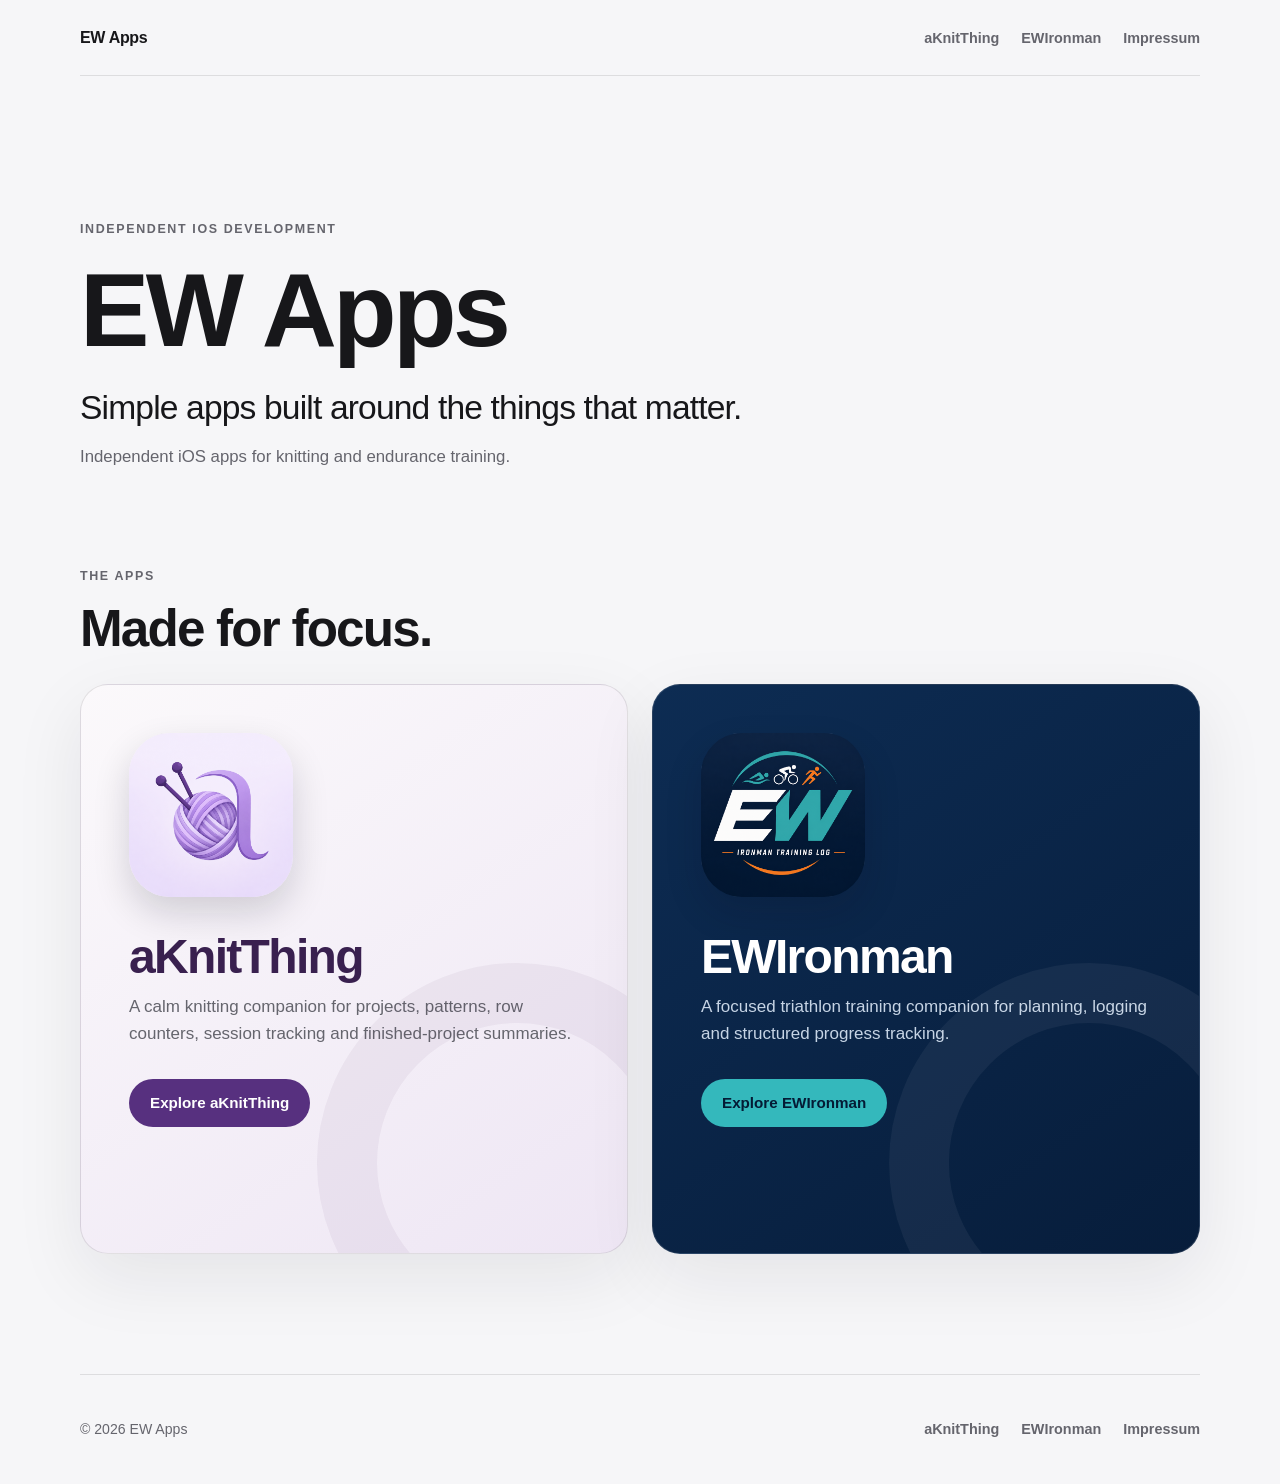
<file: index.html>
<!doctype html>
<html lang="en">
<head>
  <meta charset="utf-8">
  <meta name="viewport" content="width=device-width, initial-scale=1">
  <meta name="description" content="Independent iOS apps for knitting and endurance training.">
  <title>EW Apps</title>
  <link rel="stylesheet" href="styles.css">
</head>
<body>
  <header class="site-header">
    <a class="brand" href="index.html" aria-current="page">EW Apps</a>
    <nav class="site-nav" aria-label="Main navigation">
      <ul>
        <li><a href="aknitthing/index.html">aKnitThing</a></li>
        <li><a href="ewironman/index.html">EWIronman</a></li>
        <li><a class="optional-link" href="impressum.html">Impressum</a></li>
      </ul>
    </nav>
  </header>

  <main>
    <section class="home-hero" aria-labelledby="page-title">
      <p class="eyebrow">Independent iOS development</p>
      <h1 id="page-title">EW Apps</h1>
      <p class="lead">Simple apps built around the things that matter.</p>
      <p class="supporting">Independent iOS apps for knitting and endurance training.</p>
    </section>

    <section class="apps-section" aria-labelledby="apps-heading">
      <div class="section-heading">
        <p class="eyebrow">The apps</p>
        <h2 id="apps-heading">Made for focus.</h2>
      </div>
      <div class="app-grid">
        <article class="app-card knit">
          <img class="app-logo" src="assets/images/aknitthing-logo.png" alt="aKnitThing logo" width="1254" height="1254">
          <h3>aKnitThing</h3>
          <p>A calm knitting companion for projects, patterns, row counters, session tracking and finished-project summaries.</p>
          <a class="button" href="aknitthing/index.html">Explore aKnitThing</a>
        </article>

        <article class="app-card iron">
          <img class="app-logo" src="assets/images/ewironman-logo.png" alt="EWIronman logo" width="1254" height="1254">
          <h3>EWIronman</h3>
          <p>A focused triathlon training companion for planning, logging and structured progress tracking.</p>
          <a class="button" href="ewironman/index.html">Explore EWIronman</a>
        </article>
      </div>
    </section>
  </main>

  <footer class="site-footer">
    <p>© 2026 EW Apps</p>
    <nav aria-label="Footer navigation">
      <ul class="footer-nav">
        <li><a href="aknitthing/index.html">aKnitThing</a></li>
        <li><a href="ewironman/index.html">EWIronman</a></li>
        <li><a href="impressum.html">Impressum</a></li>
      </ul>
    </nav>
  </footer>
</body>
</html>
</file>
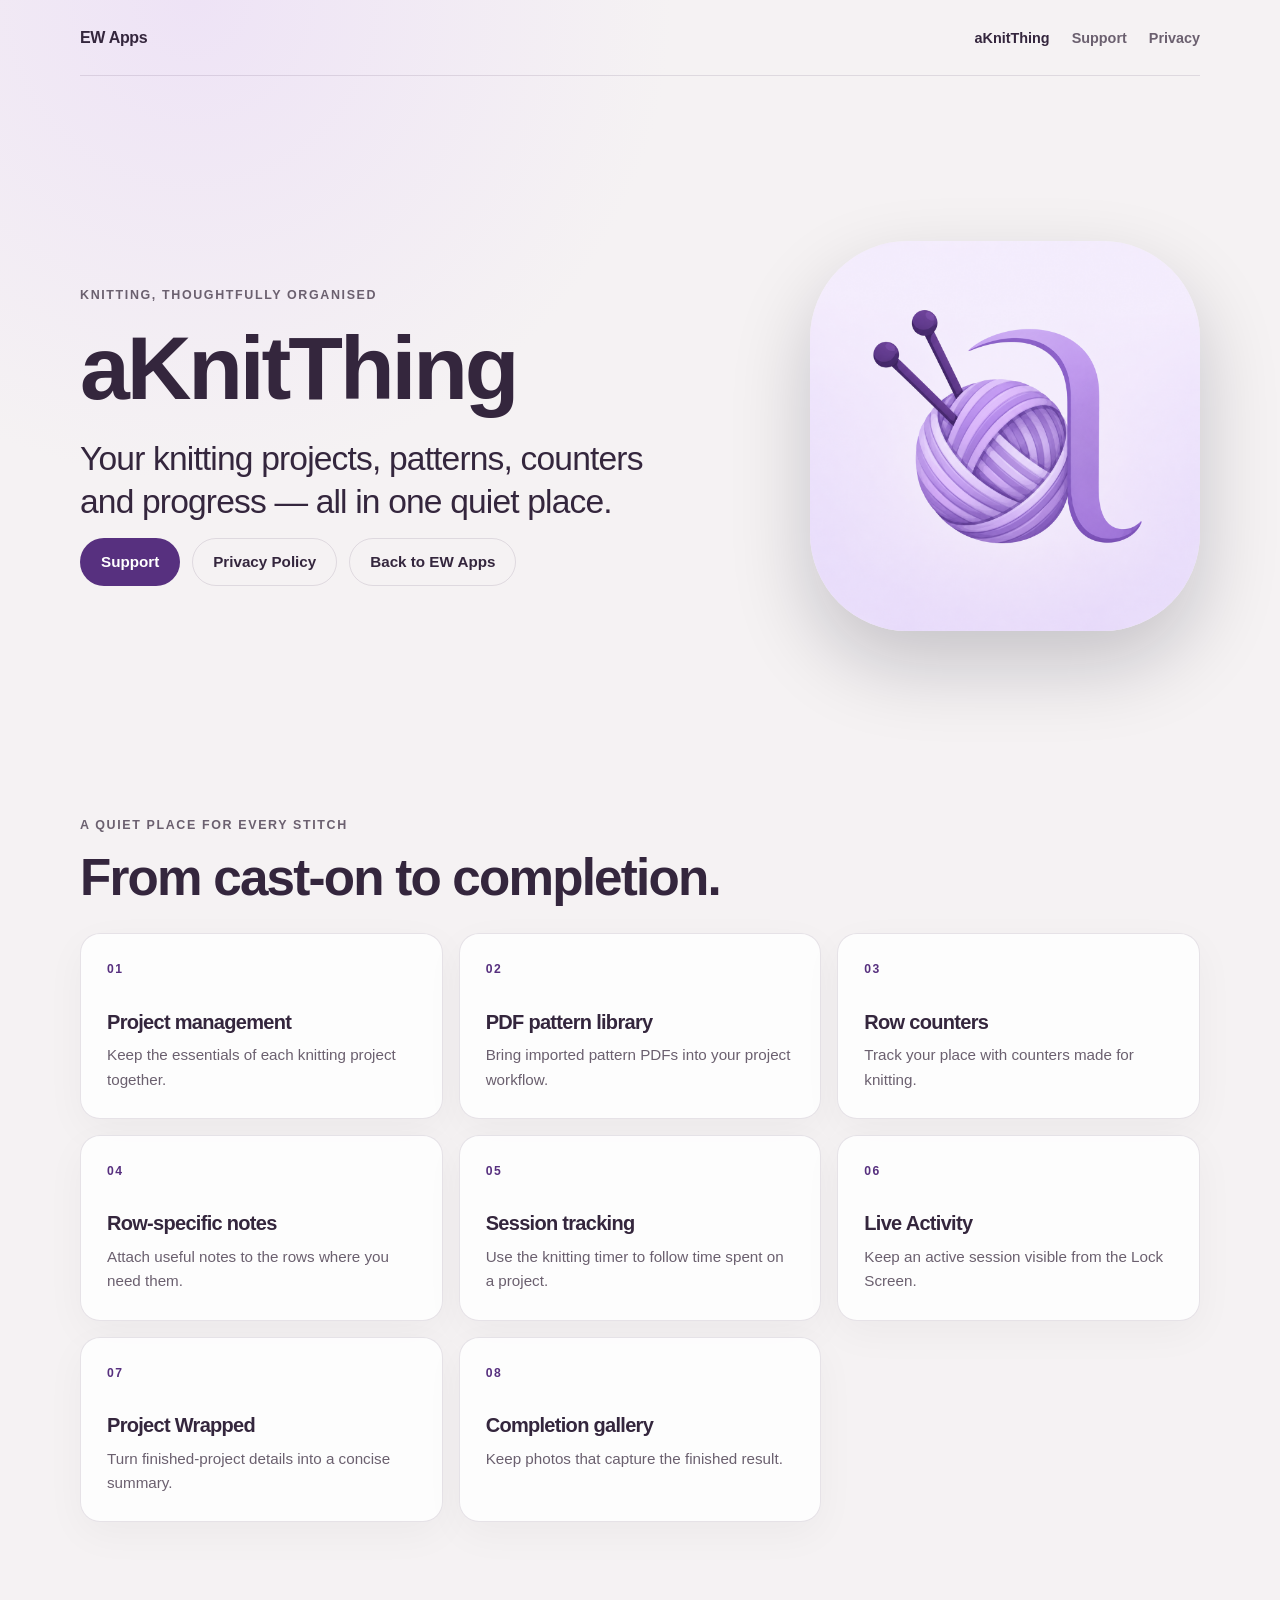
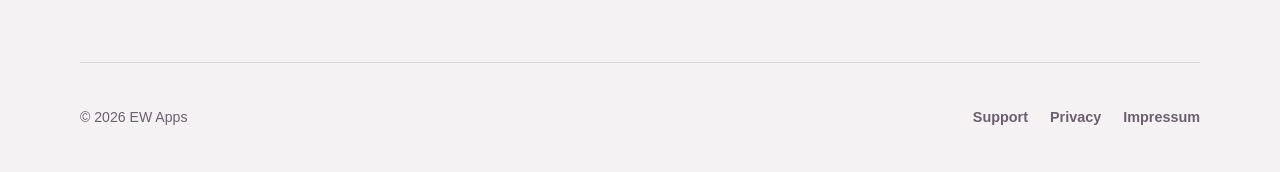
<file: aknitthing/index.html>
<!doctype html>
<html lang="en">
<head>
  <meta charset="utf-8">
  <meta name="viewport" content="width=device-width, initial-scale=1">
  <meta name="description" content="aKnitThing is a calm knitting companion for projects, patterns, counters and progress.">
  <title>aKnitThing — EW Apps</title>
  <link rel="stylesheet" href="../styles.css">
</head>
<body class="knit-page">
  <header class="site-header">
    <a class="brand" href="../index.html">EW Apps</a>
    <nav class="site-nav" aria-label="aKnitThing navigation">
      <ul>
        <li><a href="index.html" aria-current="page">aKnitThing</a></li>
        <li><a href="support.html">Support</a></li>
        <li><a class="optional-link" href="privacy.html">Privacy</a></li>
      </ul>
    </nav>
  </header>

  <main>
    <section class="product-hero" aria-labelledby="page-title">
      <div>
        <p class="eyebrow">Knitting, thoughtfully organised</p>
        <h1 id="page-title">aKnitThing</h1>
        <p class="lead">Your knitting projects, patterns, counters and progress — all in one quiet place.</p>
        <div class="button-row">
          <a class="button" href="support.html">Support</a>
          <a class="button secondary" href="privacy.html">Privacy Policy</a>
          <a class="button secondary" href="../index.html">Back to EW Apps</a>
        </div>
      </div>
      <img class="product-mark" src="../assets/images/aknitthing-logo.png" alt="aKnitThing logo" width="1254" height="1254">
    </section>

    <section class="features" aria-labelledby="features-heading">
      <div class="section-heading">
        <p class="eyebrow">A quiet place for every stitch</p>
        <h2 id="features-heading">From cast-on to completion.</h2>
      </div>
      <ul class="feature-grid">
        <li class="feature-card"><span class="feature-number">01</span><h3>Project management</h3><p>Keep the essentials of each knitting project together.</p></li>
        <li class="feature-card"><span class="feature-number">02</span><h3>PDF pattern library</h3><p>Bring imported pattern PDFs into your project workflow.</p></li>
        <li class="feature-card"><span class="feature-number">03</span><h3>Row counters</h3><p>Track your place with counters made for knitting.</p></li>
        <li class="feature-card"><span class="feature-number">04</span><h3>Row-specific notes</h3><p>Attach useful notes to the rows where you need them.</p></li>
        <li class="feature-card"><span class="feature-number">05</span><h3>Session tracking</h3><p>Use the knitting timer to follow time spent on a project.</p></li>
        <li class="feature-card"><span class="feature-number">06</span><h3>Live Activity</h3><p>Keep an active session visible from the Lock Screen.</p></li>
        <li class="feature-card"><span class="feature-number">07</span><h3>Project Wrapped</h3><p>Turn finished-project details into a concise summary.</p></li>
        <li class="feature-card"><span class="feature-number">08</span><h3>Completion gallery</h3><p>Keep photos that capture the finished result.</p></li>
      </ul>
    </section>
  </main>

  <footer class="site-footer">
    <p>© 2026 EW Apps</p>
    <nav aria-label="Footer navigation"><ul class="footer-nav"><li><a href="support.html">Support</a></li><li><a href="privacy.html">Privacy</a></li><li><a href="../impressum.html">Impressum</a></li></ul></nav>
  </footer>
</body>
</html>
</file>
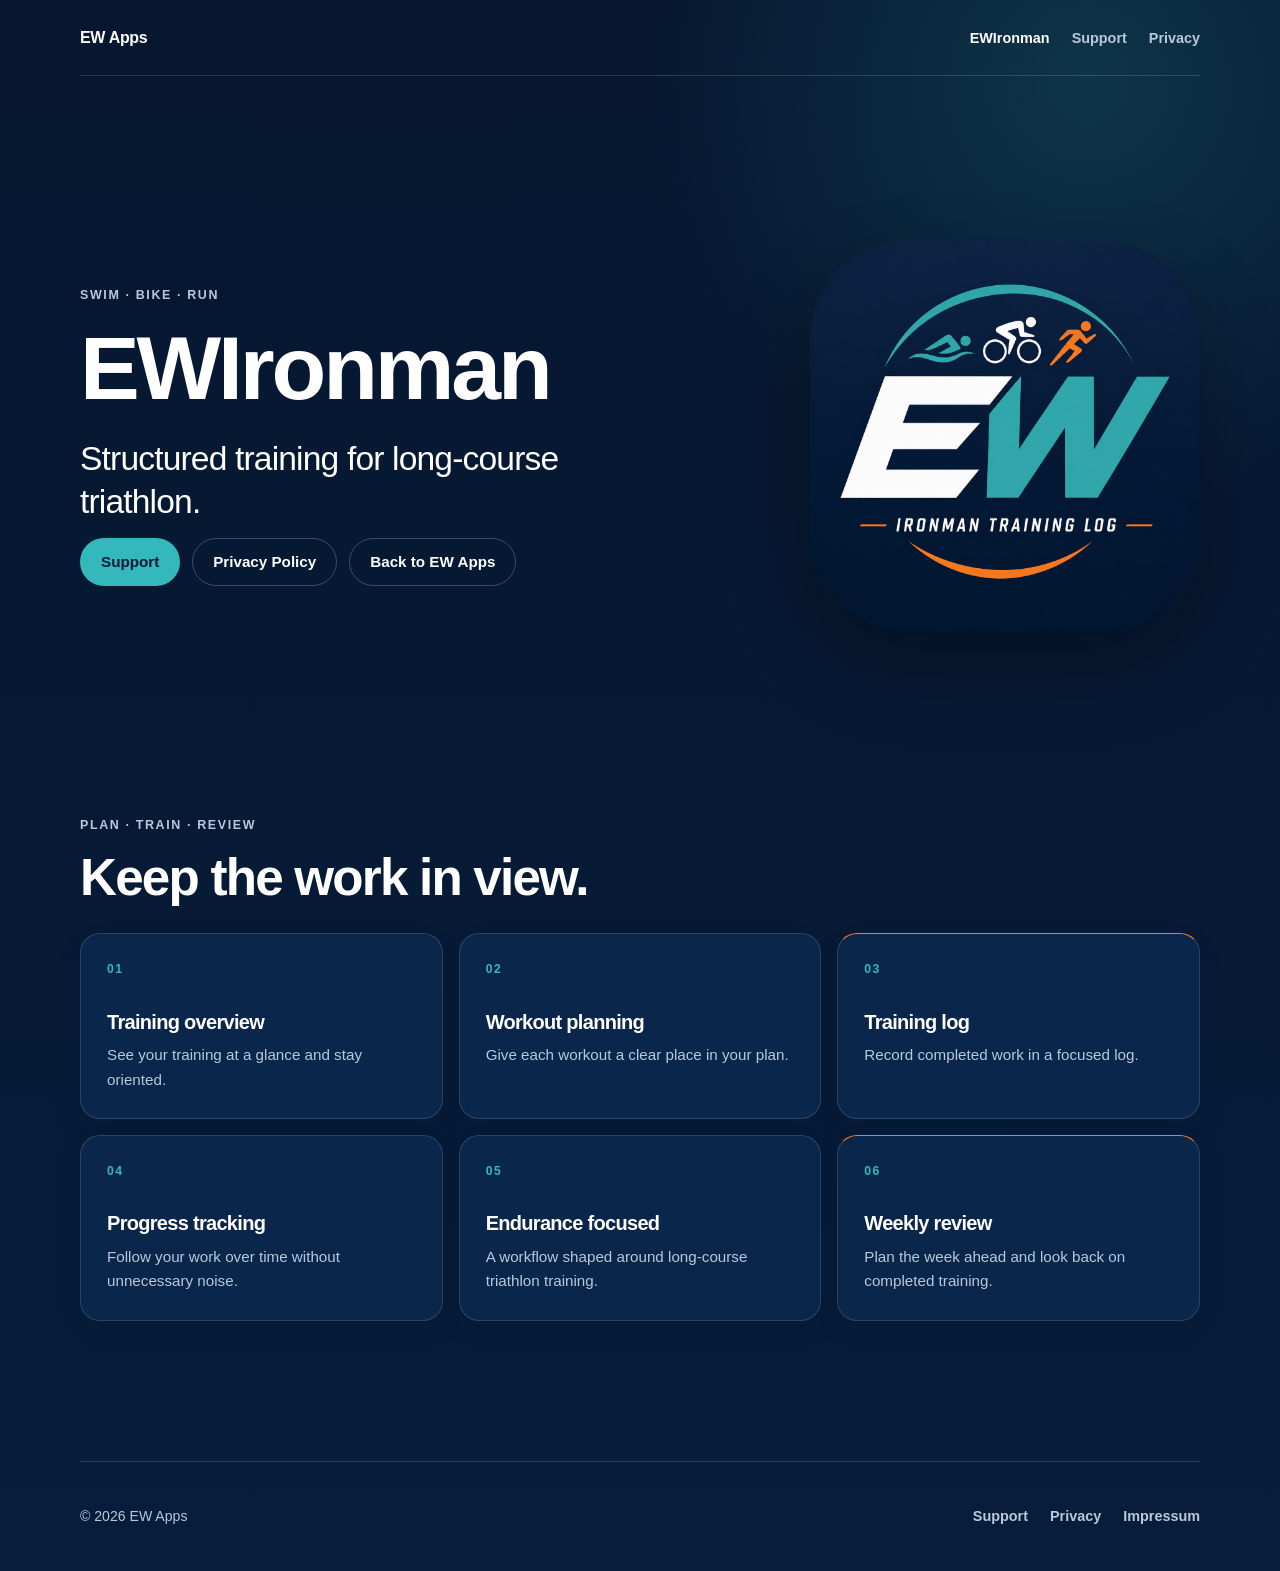
<file: ewironman/index.html>
<!doctype html>
<html lang="en">
<head>
  <meta charset="utf-8">
  <meta name="viewport" content="width=device-width, initial-scale=1">
  <meta name="description" content="EWIronman is a focused triathlon training companion for planning, logging and progress tracking.">
  <title>EWIronman — EW Apps</title>
  <link rel="stylesheet" href="../styles.css">
</head>
<body class="iron-page">
  <header class="site-header">
    <a class="brand" href="../index.html">EW Apps</a>
    <nav class="site-nav" aria-label="EWIronman navigation"><ul><li><a href="index.html" aria-current="page">EWIronman</a></li><li><a href="support.html">Support</a></li><li><a class="optional-link" href="privacy.html">Privacy</a></li></ul></nav>
  </header>

  <main>
    <section class="product-hero" aria-labelledby="page-title">
      <div>
        <p class="eyebrow">Swim · Bike · Run</p>
        <h1 id="page-title">EWIronman</h1>
        <p class="lead">Structured training for long-course triathlon.</p>
        <div class="button-row"><a class="button" href="support.html">Support</a><a class="button secondary" href="privacy.html">Privacy Policy</a><a class="button secondary" href="../index.html">Back to EW Apps</a></div>
      </div>
      <img class="product-mark" src="../assets/images/ewironman-logo.png" alt="EWIronman logo" width="1254" height="1254">
    </section>

    <section class="features" aria-labelledby="features-heading">
      <div class="section-heading"><p class="eyebrow">Plan · Train · Review</p><h2 id="features-heading">Keep the work in view.</h2></div>
      <ul class="feature-grid">
        <li class="feature-card"><span class="feature-number">01</span><h3>Training overview</h3><p>See your training at a glance and stay oriented.</p></li>
        <li class="feature-card"><span class="feature-number">02</span><h3>Workout planning</h3><p>Give each workout a clear place in your plan.</p></li>
        <li class="feature-card"><span class="feature-number">03</span><h3>Training log</h3><p>Record completed work in a focused log.</p></li>
        <li class="feature-card"><span class="feature-number">04</span><h3>Progress tracking</h3><p>Follow your work over time without unnecessary noise.</p></li>
        <li class="feature-card"><span class="feature-number">05</span><h3>Endurance focused</h3><p>A workflow shaped around long-course triathlon training.</p></li>
        <li class="feature-card"><span class="feature-number">06</span><h3>Weekly review</h3><p>Plan the week ahead and look back on completed training.</p></li>
      </ul>
    </section>
  </main>

  <footer class="site-footer"><p>© 2026 EW Apps</p><nav aria-label="Footer navigation"><ul class="footer-nav"><li><a href="support.html">Support</a></li><li><a href="privacy.html">Privacy</a></li><li><a href="../impressum.html">Impressum</a></li></ul></nav></footer>
</body>
</html>
</file>
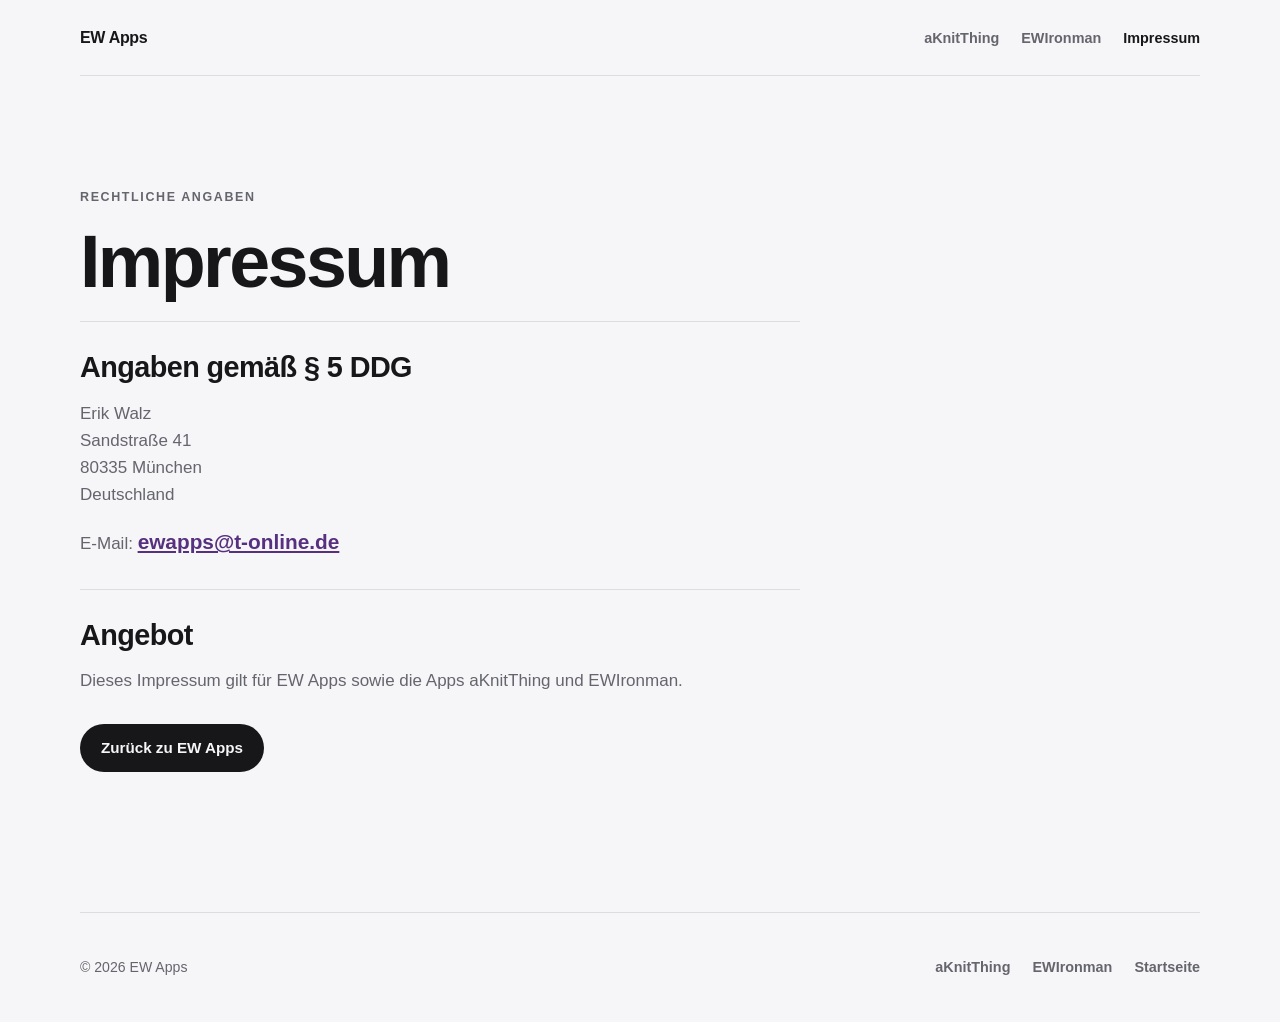
<file: impressum.html>
<!doctype html>
<html lang="de">
<head>
  <meta charset="utf-8">
  <meta name="viewport" content="width=device-width, initial-scale=1">
  <meta name="description" content="Impressum für EW Apps, aKnitThing und EWIronman.">
  <title>Impressum — EW Apps</title>
  <link rel="stylesheet" href="styles.css">
</head>
<body>
  <header class="site-header">
    <a class="brand" href="index.html">EW Apps</a>
    <nav class="site-nav" aria-label="Hauptnavigation"><ul><li><a href="aknitthing/index.html">aKnitThing</a></li><li><a href="ewironman/index.html">EWIronman</a></li><li><a class="optional-link" href="impressum.html" aria-current="page">Impressum</a></li></ul></nav>
  </header>

  <main>
    <div class="content-wrap legal-content">
      <p class="eyebrow">Rechtliche Angaben</p>
      <h1>Impressum</h1>
      <section>
        <h2>Angaben gemäß § 5 DDG</h2>
        <address>
          <p>Erik Walz<br>Sandstraße 41<br>80335 München<br>Deutschland</p>
          <p>E-Mail: <a class="contact-link" href="mailto:ewapps@t-online.de">ewapps@t-online.de</a></p>
        </address>
      </section>
      <section>
        <h2>Angebot</h2>
        <p>Dieses Impressum gilt für EW Apps sowie die Apps aKnitThing und EWIronman.</p>
      </section>
      <a class="button" href="index.html">Zurück zu EW Apps</a>
    </div>
  </main>

  <footer class="site-footer"><p>© 2026 EW Apps</p><nav aria-label="Fußnavigation"><ul class="footer-nav"><li><a href="aknitthing/index.html">aKnitThing</a></li><li><a href="ewironman/index.html">EWIronman</a></li><li><a href="index.html">Startseite</a></li></ul></nav></footer>
</body>
</html>
</file>
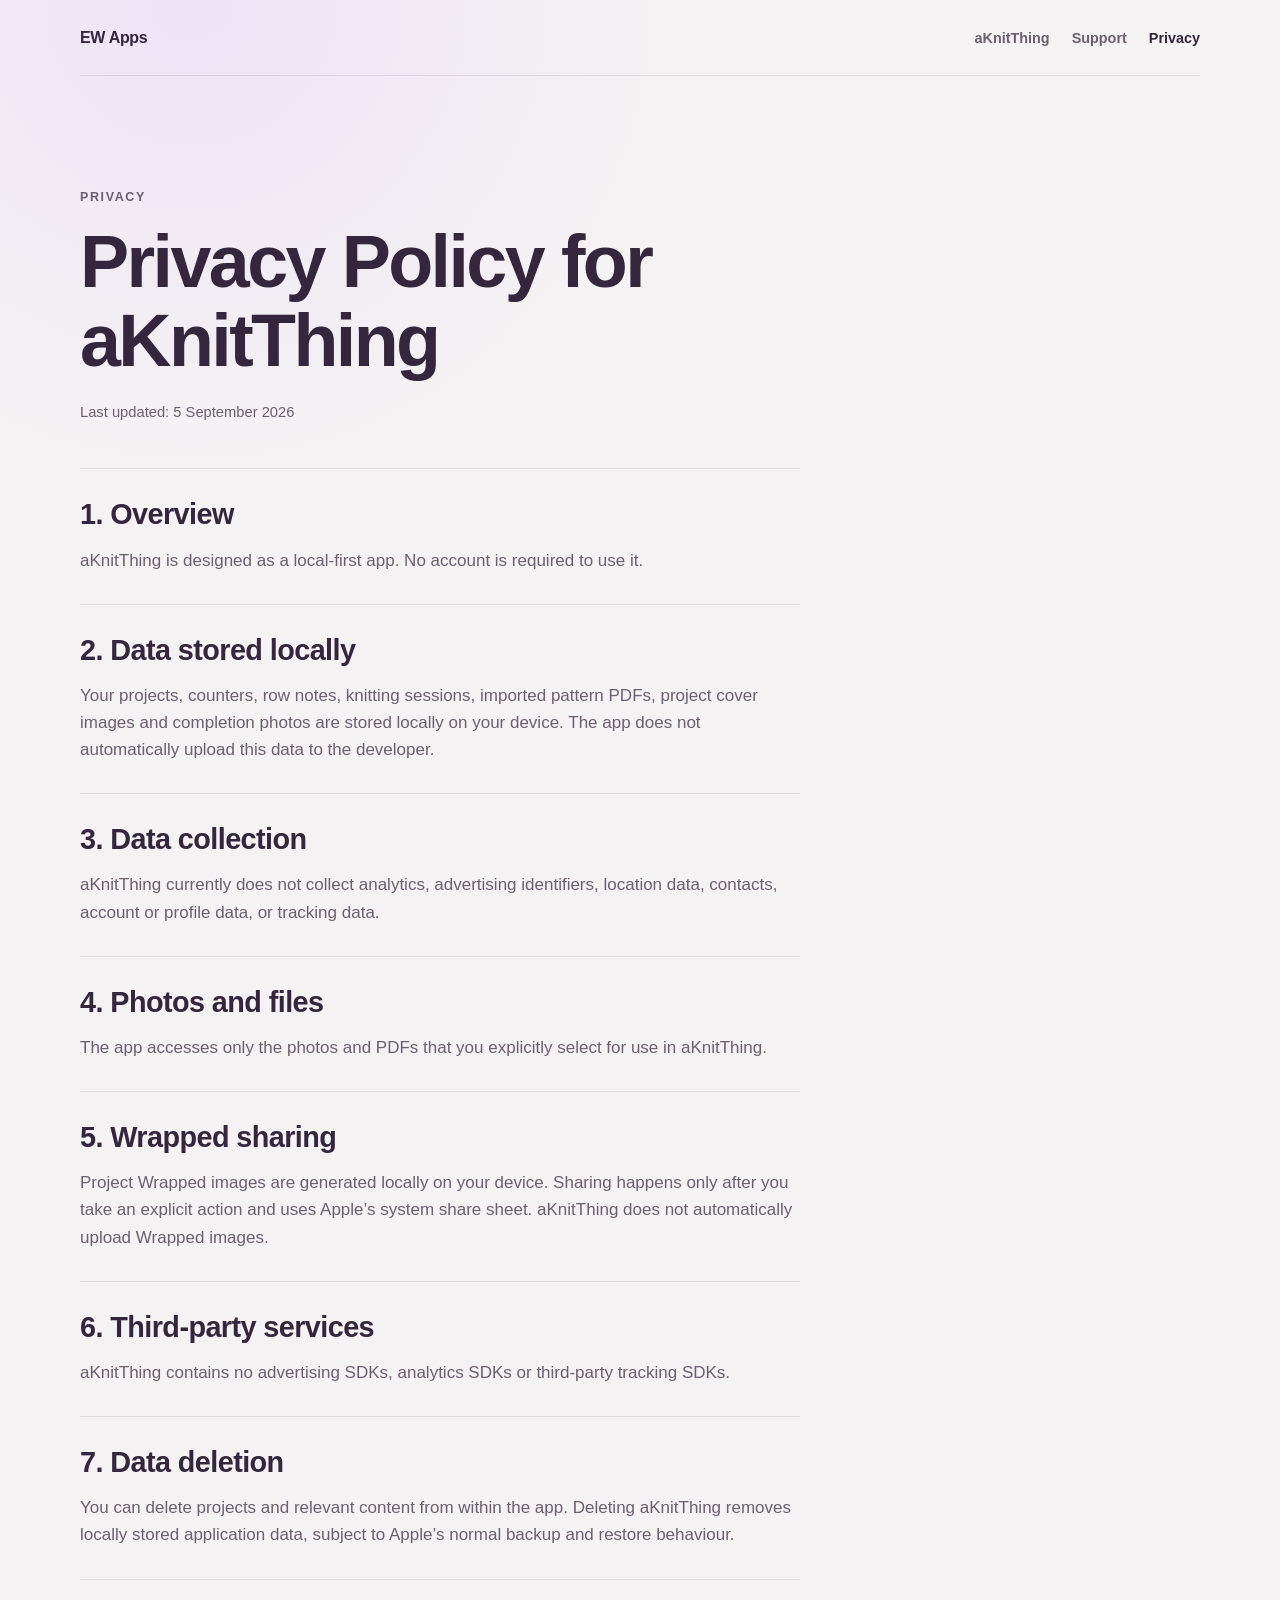
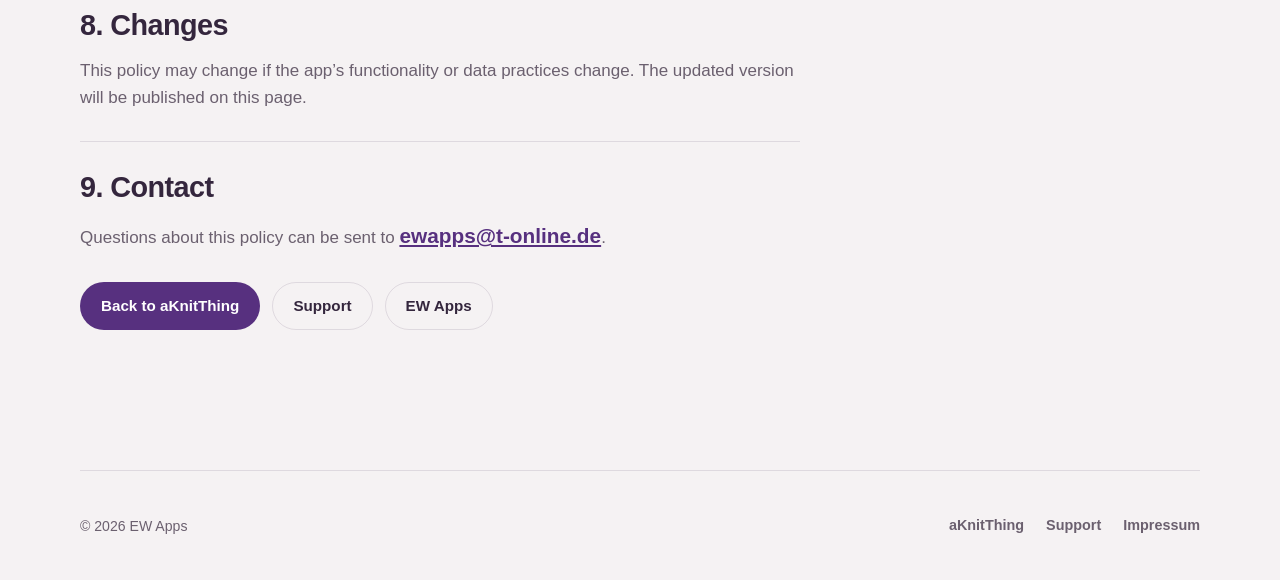
<file: aknitthing/privacy.html>
<!doctype html>
<html lang="en">
<head>
  <meta charset="utf-8">
  <meta name="viewport" content="width=device-width, initial-scale=1">
  <meta name="description" content="Privacy policy for aKnitThing.">
  <title>Privacy Policy for aKnitThing — EW Apps</title>
  <link rel="stylesheet" href="../styles.css">
</head>
<body class="knit-page">
  <header class="site-header">
    <a class="brand" href="../index.html">EW Apps</a>
    <nav class="site-nav" aria-label="aKnitThing privacy navigation"><ul><li><a href="index.html">aKnitThing</a></li><li><a href="support.html">Support</a></li><li><a class="optional-link" href="privacy.html" aria-current="page">Privacy</a></li></ul></nav>
  </header>

  <main>
    <div class="content-wrap legal-content">
      <p class="eyebrow">Privacy</p>
      <h1>Privacy Policy for aKnitThing</h1>
      <p class="date">Last updated: 5 September 2026</p>

      <section><h2>1. Overview</h2><p>aKnitThing is designed as a local-first app. No account is required to use it.</p></section>
      <section><h2>2. Data stored locally</h2><p>Your projects, counters, row notes, knitting sessions, imported pattern PDFs, project cover images and completion photos are stored locally on your device. The app does not automatically upload this data to the developer.</p></section>
      <section><h2>3. Data collection</h2><p>aKnitThing currently does not collect analytics, advertising identifiers, location data, contacts, account or profile data, or tracking data.</p></section>
      <section><h2>4. Photos and files</h2><p>The app accesses only the photos and PDFs that you explicitly select for use in aKnitThing.</p></section>
      <section><h2>5. Wrapped sharing</h2><p>Project Wrapped images are generated locally on your device. Sharing happens only after you take an explicit action and uses Apple’s system share sheet. aKnitThing does not automatically upload Wrapped images.</p></section>
      <section><h2>6. Third-party services</h2><p>aKnitThing contains no advertising SDKs, analytics SDKs or third-party tracking SDKs.</p></section>
      <section><h2>7. Data deletion</h2><p>You can delete projects and relevant content from within the app. Deleting aKnitThing removes locally stored application data, subject to Apple’s normal backup and restore behaviour.</p></section>
      <section><h2>8. Changes</h2><p>This policy may change if the app’s functionality or data practices change. The updated version will be published on this page.</p></section>
      <section><h2>9. Contact</h2><p>Questions about this policy can be sent to <a class="contact-link" href="mailto:ewapps@t-online.de">ewapps@t-online.de</a>.</p></section>

      <div class="button-row"><a class="button" href="index.html">Back to aKnitThing</a><a class="button secondary" href="support.html">Support</a><a class="button secondary" href="../index.html">EW Apps</a></div>
    </div>
  </main>

  <footer class="site-footer"><p>© 2026 EW Apps</p><nav aria-label="Footer navigation"><ul class="footer-nav"><li><a href="index.html">aKnitThing</a></li><li><a href="support.html">Support</a></li><li><a href="../impressum.html">Impressum</a></li></ul></nav></footer>
</body>
</html>
</file>
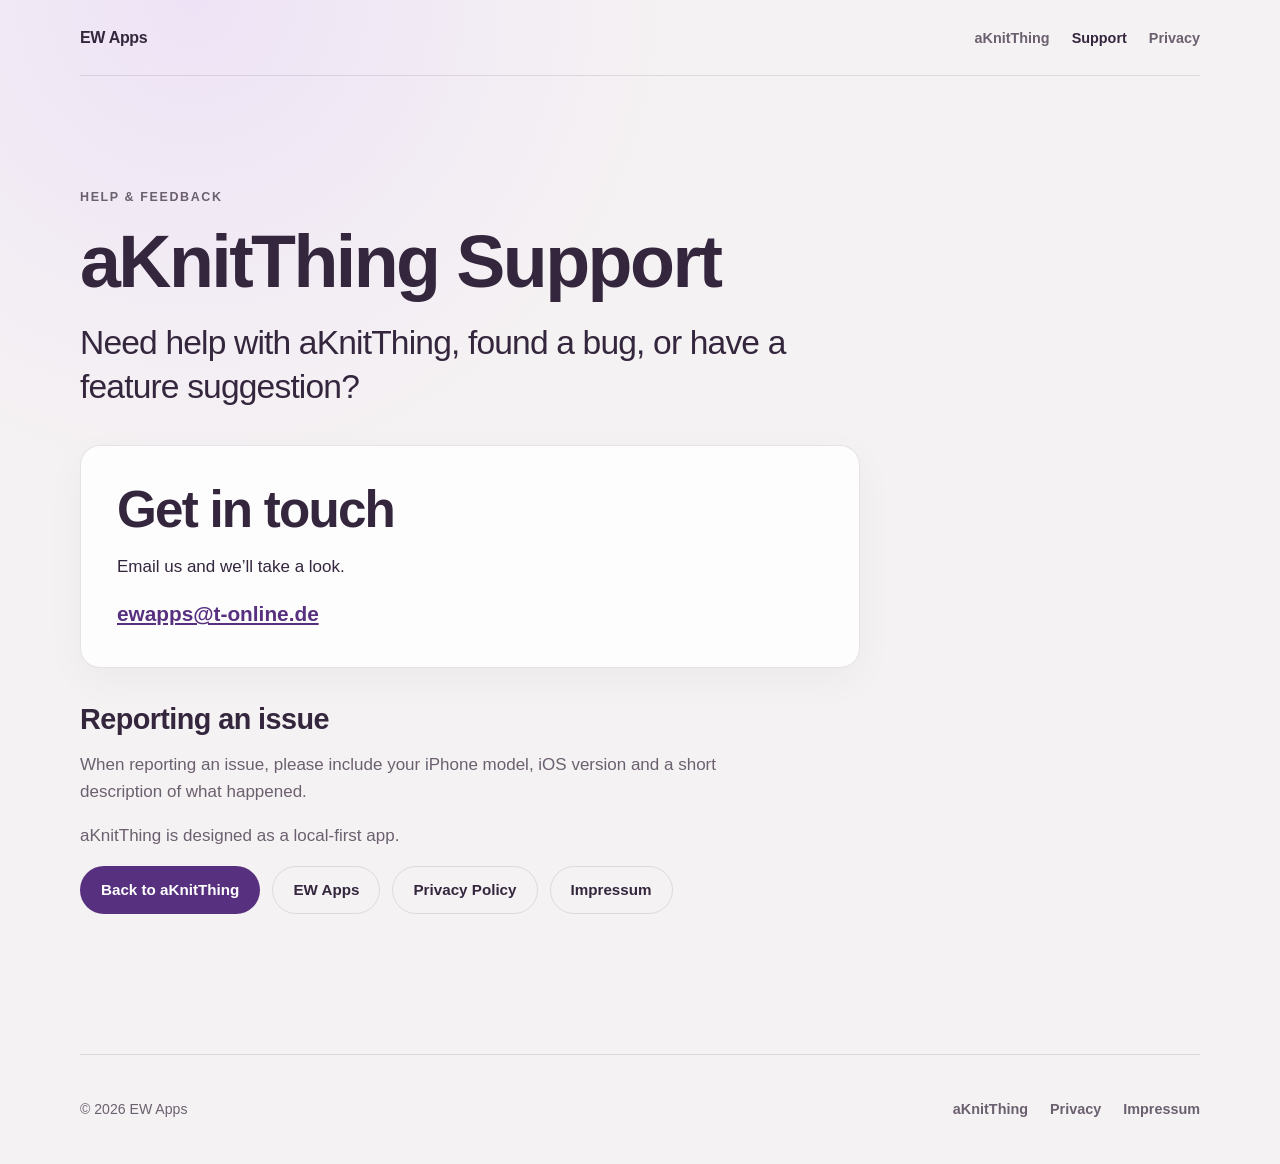
<file: aknitthing/support.html>
<!doctype html>
<html lang="en">
<head>
  <meta charset="utf-8">
  <meta name="viewport" content="width=device-width, initial-scale=1">
  <meta name="description" content="Get support for aKnitThing.">
  <title>aKnitThing Support — EW Apps</title>
  <link rel="stylesheet" href="../styles.css">
</head>
<body class="knit-page">
  <header class="site-header">
    <a class="brand" href="../index.html">EW Apps</a>
    <nav class="site-nav" aria-label="aKnitThing support navigation"><ul><li><a href="index.html">aKnitThing</a></li><li><a href="support.html" aria-current="page">Support</a></li><li><a class="optional-link" href="privacy.html">Privacy</a></li></ul></nav>
  </header>

  <main>
    <div class="content-wrap">
      <p class="eyebrow">Help &amp; feedback</p>
      <h1>aKnitThing Support</h1>
      <p class="lead">Need help with aKnitThing, found a bug, or have a feature suggestion?</p>
      <section class="info-card" aria-labelledby="contact-heading">
        <h2 id="contact-heading">Get in touch</h2>
        <p>Email us and we’ll take a look.</p>
        <a class="contact-link" href="mailto:ewapps@t-online.de">ewapps@t-online.de</a>
      </section>
      <section class="legal-content" aria-labelledby="report-heading">
        <h2 id="report-heading">Reporting an issue</h2>
        <p>When reporting an issue, please include your iPhone model, iOS version and a short description of what happened.</p>
        <p>aKnitThing is designed as a local-first app.</p>
      </section>
      <div class="button-row">
        <a class="button" href="index.html">Back to aKnitThing</a>
        <a class="button secondary" href="../index.html">EW Apps</a>
        <a class="button secondary" href="privacy.html">Privacy Policy</a>
        <a class="button secondary" href="../impressum.html">Impressum</a>
      </div>
    </div>
  </main>

  <footer class="site-footer"><p>© 2026 EW Apps</p><nav aria-label="Footer navigation"><ul class="footer-nav"><li><a href="index.html">aKnitThing</a></li><li><a href="privacy.html">Privacy</a></li><li><a href="../impressum.html">Impressum</a></li></ul></nav></footer>
</body>
</html>
</file>
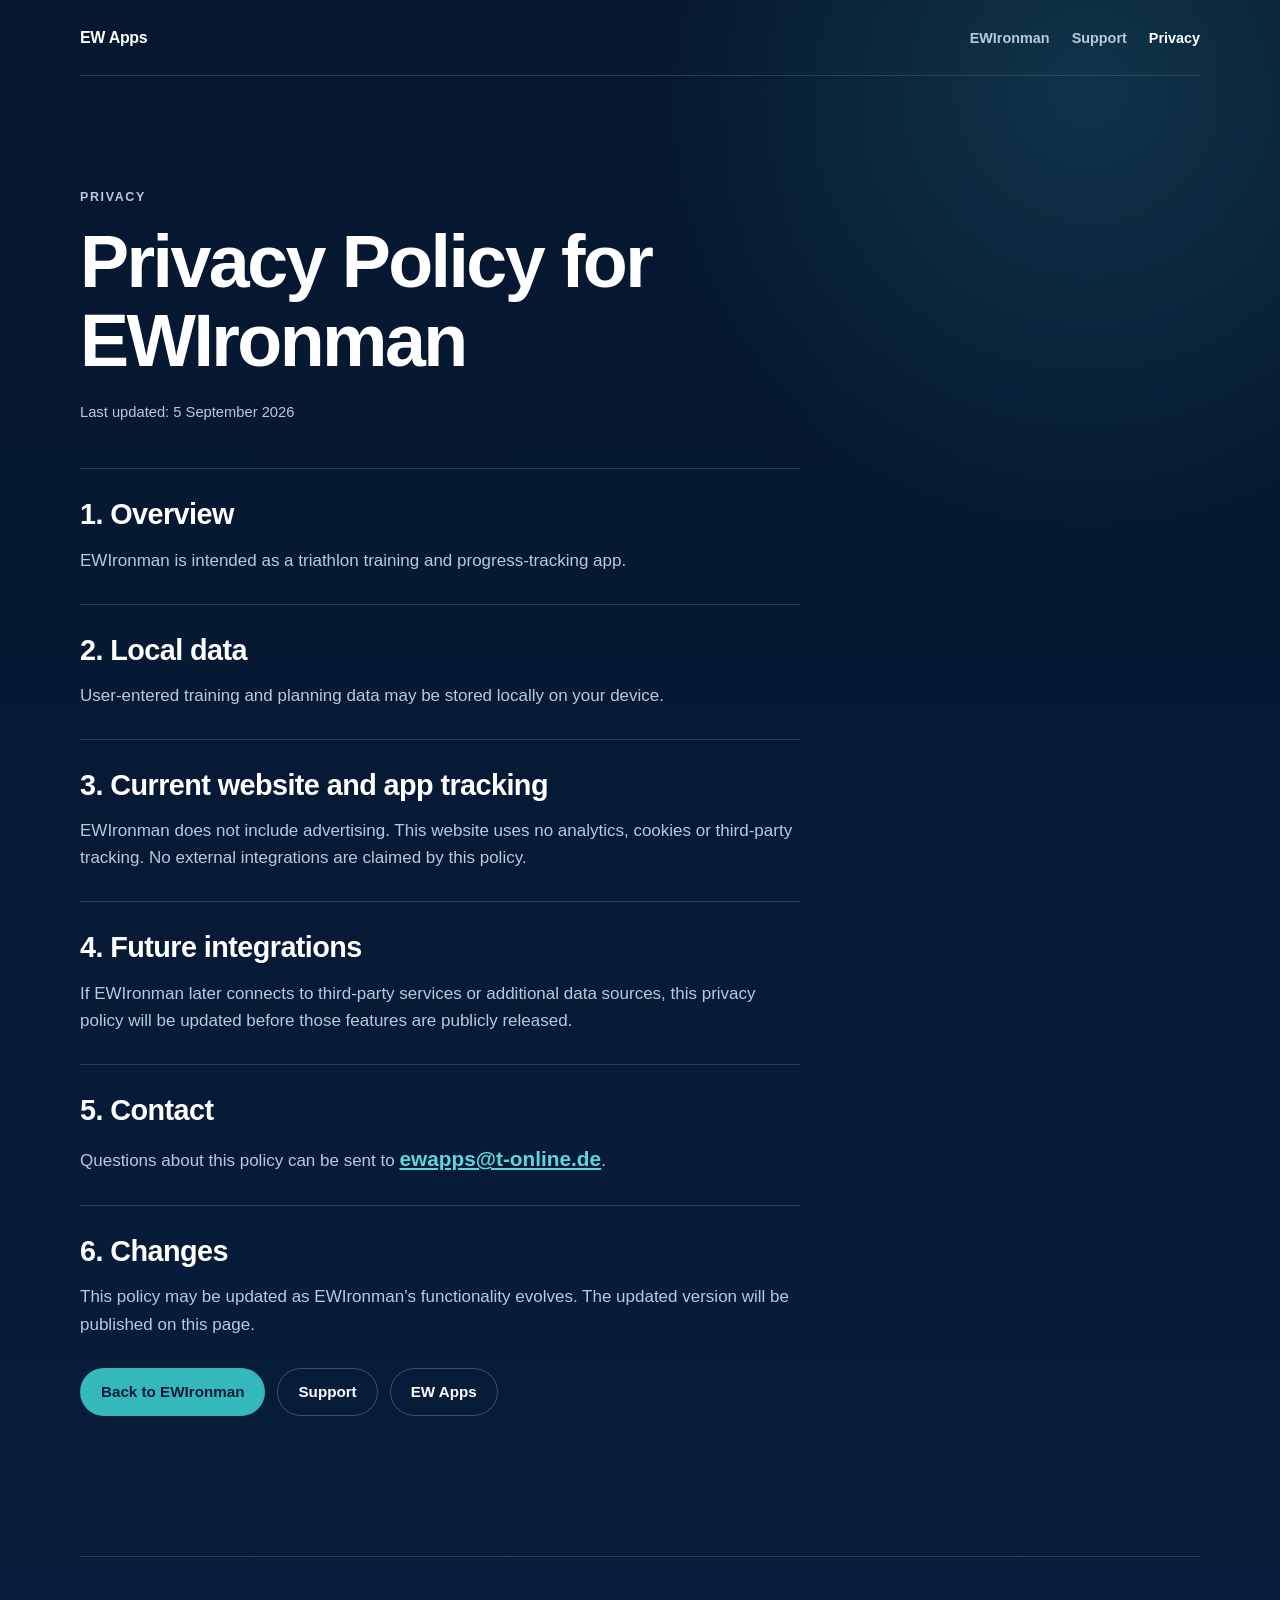
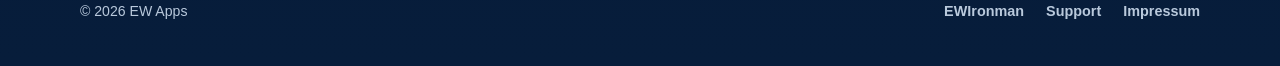
<file: ewironman/privacy.html>
<!doctype html>
<html lang="en">
<head>
  <meta charset="utf-8">
  <meta name="viewport" content="width=device-width, initial-scale=1">
  <meta name="description" content="Privacy policy for EWIronman.">
  <title>Privacy Policy for EWIronman — EW Apps</title>
  <link rel="stylesheet" href="../styles.css">
</head>
<body class="iron-page">
  <header class="site-header">
    <a class="brand" href="../index.html">EW Apps</a>
    <nav class="site-nav" aria-label="EWIronman privacy navigation"><ul><li><a href="index.html">EWIronman</a></li><li><a href="support.html">Support</a></li><li><a class="optional-link" href="privacy.html" aria-current="page">Privacy</a></li></ul></nav>
  </header>

  <main>
    <div class="content-wrap legal-content">
      <p class="eyebrow">Privacy</p>
      <h1>Privacy Policy for EWIronman</h1>
      <p class="date">Last updated: 5 September 2026</p>

      <section><h2>1. Overview</h2><p>EWIronman is intended as a triathlon training and progress-tracking app.</p></section>
      <section><h2>2. Local data</h2><p>User-entered training and planning data may be stored locally on your device.</p></section>
      <section><h2>3. Current website and app tracking</h2><p>EWIronman does not include advertising. This website uses no analytics, cookies or third-party tracking. No external integrations are claimed by this policy.</p></section>
      <section><h2>4. Future integrations</h2><p>If EWIronman later connects to third-party services or additional data sources, this privacy policy will be updated before those features are publicly released.</p></section>
      <section><h2>5. Contact</h2><p>Questions about this policy can be sent to <a class="contact-link" href="mailto:ewapps@t-online.de">ewapps@t-online.de</a>.</p></section>
      <section><h2>6. Changes</h2><p>This policy may be updated as EWIronman’s functionality evolves. The updated version will be published on this page.</p></section>

      <div class="button-row"><a class="button" href="index.html">Back to EWIronman</a><a class="button secondary" href="support.html">Support</a><a class="button secondary" href="../index.html">EW Apps</a></div>
    </div>
  </main>

  <footer class="site-footer"><p>© 2026 EW Apps</p><nav aria-label="Footer navigation"><ul class="footer-nav"><li><a href="index.html">EWIronman</a></li><li><a href="support.html">Support</a></li><li><a href="../impressum.html">Impressum</a></li></ul></nav></footer>
</body>
</html>
</file>
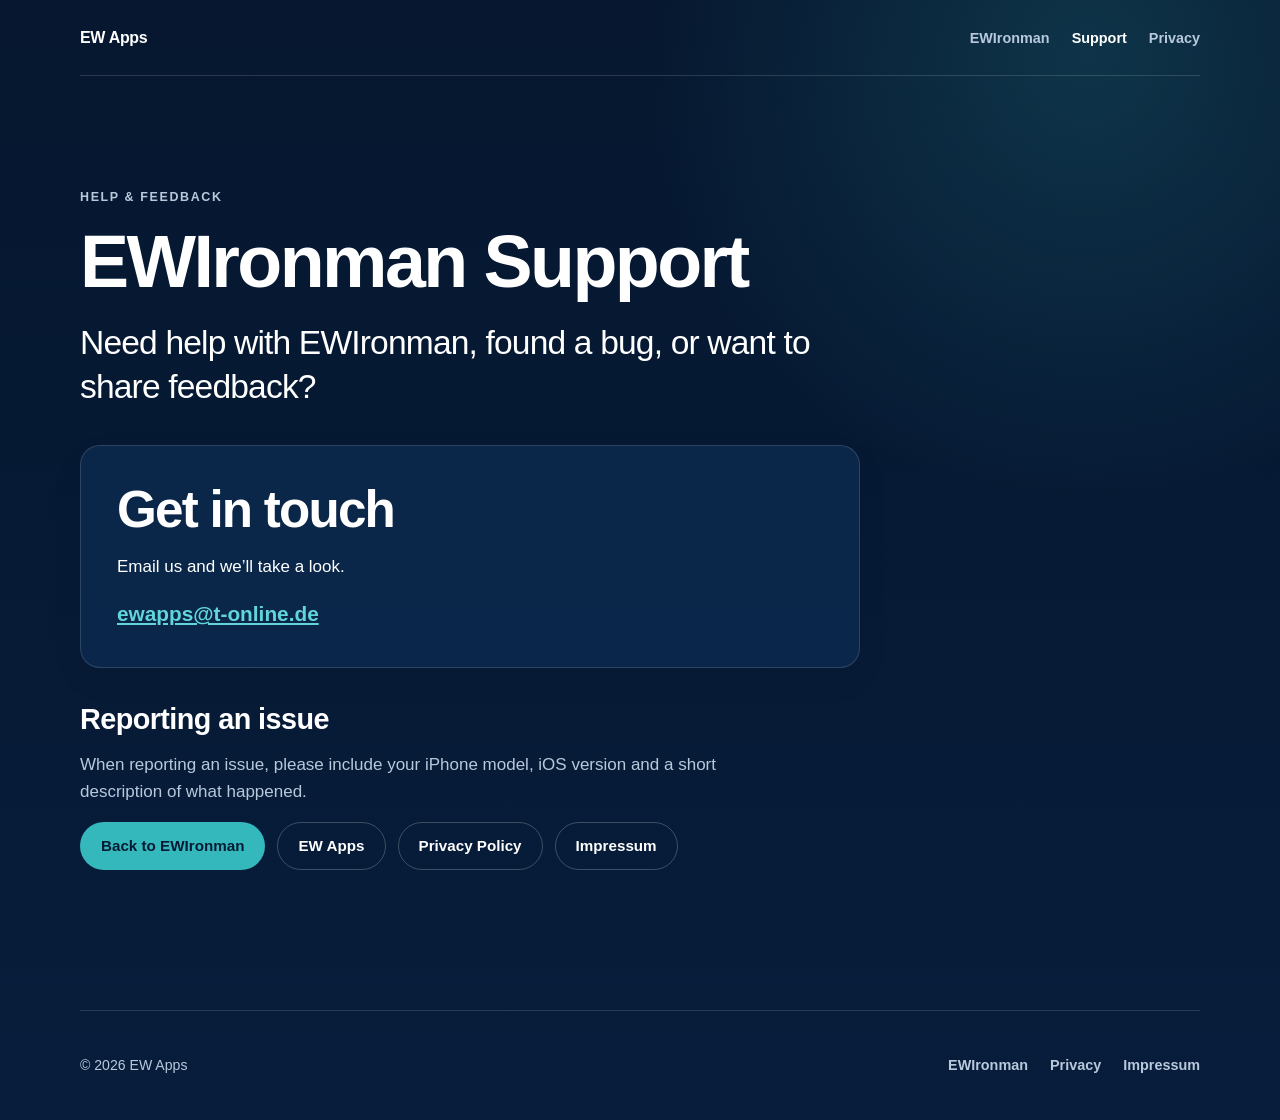
<file: ewironman/support.html>
<!doctype html>
<html lang="en">
<head>
  <meta charset="utf-8">
  <meta name="viewport" content="width=device-width, initial-scale=1">
  <meta name="description" content="Get support for EWIronman.">
  <title>EWIronman Support — EW Apps</title>
  <link rel="stylesheet" href="../styles.css">
</head>
<body class="iron-page">
  <header class="site-header">
    <a class="brand" href="../index.html">EW Apps</a>
    <nav class="site-nav" aria-label="EWIronman support navigation"><ul><li><a href="index.html">EWIronman</a></li><li><a href="support.html" aria-current="page">Support</a></li><li><a class="optional-link" href="privacy.html">Privacy</a></li></ul></nav>
  </header>

  <main>
    <div class="content-wrap">
      <p class="eyebrow">Help &amp; feedback</p>
      <h1>EWIronman Support</h1>
      <p class="lead">Need help with EWIronman, found a bug, or want to share feedback?</p>
      <section class="info-card" aria-labelledby="contact-heading"><h2 id="contact-heading">Get in touch</h2><p>Email us and we’ll take a look.</p><a class="contact-link" href="mailto:ewapps@t-online.de">ewapps@t-online.de</a></section>
      <section class="legal-content" aria-labelledby="report-heading"><h2 id="report-heading">Reporting an issue</h2><p>When reporting an issue, please include your iPhone model, iOS version and a short description of what happened.</p></section>
      <div class="button-row"><a class="button" href="index.html">Back to EWIronman</a><a class="button secondary" href="../index.html">EW Apps</a><a class="button secondary" href="privacy.html">Privacy Policy</a><a class="button secondary" href="../impressum.html">Impressum</a></div>
    </div>
  </main>

  <footer class="site-footer"><p>© 2026 EW Apps</p><nav aria-label="Footer navigation"><ul class="footer-nav"><li><a href="index.html">EWIronman</a></li><li><a href="privacy.html">Privacy</a></li><li><a href="../impressum.html">Impressum</a></li></ul></nav></footer>
</body>
</html>
</file>
<file: styles.css>
:root {
  color-scheme: light;
  --page: #f6f6f8;
  --surface: rgba(255, 255, 255, 0.82);
  --surface-solid: #ffffff;
  --ink: #17171a;
  --muted: #65656d;
  --line: rgba(23, 23, 26, 0.11);
  --violet: #57307f;
  --violet-deep: #39204f;
  --lilac: #ece2f7;
  --navy: #071d3b;
  --navy-soft: #0d2c53;
  --teal: #34b8bc;
  --orange: #ff7a1a;
  --radius-lg: 28px;
  --radius-md: 20px;
  --shadow: 0 24px 70px rgba(20, 20, 35, 0.08);
  --content: 1120px;
}

* {
  box-sizing: border-box;
}

html {
  scroll-behavior: smooth;
  -webkit-text-size-adjust: 100%;
}

body {
  min-width: 320px;
  margin: 0;
  background: var(--page);
  color: var(--ink);
  font-family: -apple-system, BlinkMacSystemFont, "Segoe UI", Helvetica, Arial, sans-serif;
  font-size: 17px;
  line-height: 1.6;
  text-rendering: optimizeLegibility;
}

body.knit-page {
  --page: #f5f2f3;
  --ink: #34263d;
  --muted: #6b606f;
  --line: rgba(57, 32, 79, 0.12);
  --accent: var(--violet);
  background-image: radial-gradient(circle at 15% 0%, #eee3f6 0, transparent 30rem);
}

body.iron-page {
  --page: #06172f;
  --surface: rgba(13, 44, 83, 0.72);
  --surface-solid: #0d2c53;
  --ink: #ffffff;
  --muted: #b9c9dc;
  --line: rgba(255, 255, 255, 0.14);
  --accent: var(--teal);
  color-scheme: dark;
  background-image:
    radial-gradient(circle at 85% 5%, rgba(52, 184, 188, 0.18), transparent 28rem),
    linear-gradient(180deg, #06172f 0%, #071d3b 100%);
}

a {
  color: inherit;
}

img {
  display: block;
  max-width: 100%;
  height: auto;
}

.site-header,
.site-footer,
main {
  width: min(calc(100% - 40px), var(--content));
  margin-inline: auto;
}

.site-header {
  display: flex;
  align-items: center;
  justify-content: space-between;
  min-height: 76px;
  gap: 24px;
  border-bottom: 1px solid var(--line);
}

.brand {
  color: var(--ink);
  font-size: 1rem;
  font-weight: 700;
  letter-spacing: -0.02em;
  text-decoration: none;
}

.site-nav ul,
.footer-nav,
.feature-grid {
  padding: 0;
  margin: 0;
  list-style: none;
}

.site-nav ul,
.footer-nav {
  display: flex;
  align-items: center;
  gap: 8px 22px;
  flex-wrap: wrap;
}

.site-nav a,
.footer-nav a,
.text-link {
  color: var(--muted);
  font-size: 0.9rem;
  font-weight: 600;
  text-decoration: none;
}

.site-nav a:hover,
.footer-nav a:hover,
.text-link:hover {
  color: var(--ink);
}

.site-nav a[aria-current="page"] {
  color: var(--ink);
}

:focus-visible {
  outline: 3px solid var(--orange);
  outline-offset: 4px;
  border-radius: 5px;
}

.knit-page :focus-visible {
  outline-color: #7c4cac;
}

.home-hero {
  padding: clamp(76px, 12vw, 144px) 0 clamp(56px, 8vw, 96px);
  max-width: 820px;
}

.eyebrow {
  margin: 0 0 14px;
  color: var(--muted);
  font-size: 0.78rem;
  font-weight: 750;
  letter-spacing: 0.13em;
  text-transform: uppercase;
}

h1,
h2,
h3,
p {
  margin-top: 0;
}

h1,
h2,
h3 {
  line-height: 1.08;
  letter-spacing: -0.035em;
}

h1 {
  margin-bottom: 20px;
  font-size: clamp(3.2rem, 9vw, 6.5rem);
}

h2 {
  margin-bottom: 16px;
  font-size: clamp(2rem, 4vw, 3.4rem);
}

h3 {
  margin-bottom: 10px;
  font-size: 1.25rem;
}

.lead {
  max-width: 760px;
  margin-bottom: 14px;
  font-size: clamp(1.35rem, 3vw, 2.1rem);
  line-height: 1.3;
  letter-spacing: -0.025em;
}

.supporting,
.app-card p,
.feature-card p,
.legal-content p,
.legal-content li {
  color: var(--muted);
}

.supporting {
  max-width: 640px;
  margin: 0;
  font-size: 1.05rem;
}

.apps-section {
  padding-bottom: clamp(72px, 10vw, 120px);
}

.section-heading {
  margin-bottom: 28px;
}

.app-grid {
  display: grid;
  grid-template-columns: repeat(2, minmax(0, 1fr));
  gap: 24px;
}

.app-card {
  position: relative;
  display: flex;
  min-height: 570px;
  flex-direction: column;
  align-items: flex-start;
  padding: clamp(28px, 5vw, 48px);
  overflow: hidden;
  border: 1px solid var(--line);
  border-radius: var(--radius-lg);
  box-shadow: var(--shadow);
}

.app-card::after {
  position: absolute;
  right: -90px;
  bottom: -110px;
  width: 280px;
  height: 280px;
  border: 60px solid currentColor;
  border-radius: 50%;
  content: "";
  opacity: 0.05;
  pointer-events: none;
}

.app-card.knit {
  background: linear-gradient(145deg, #fbf9fb, #eee6f4);
  color: var(--violet-deep);
}

.app-card.iron {
  border-color: rgba(255, 255, 255, 0.12);
  background: linear-gradient(145deg, var(--navy-soft), var(--navy));
  color: #ffffff;
}

.app-card p {
  max-width: 470px;
  margin-bottom: 32px;
}

.app-card.iron p {
  color: #c6d4e5;
}

.app-logo {
  width: clamp(112px, 20vw, 164px);
  aspect-ratio: 1;
  margin-bottom: 34px;
  border-radius: 25%;
  box-shadow: 0 16px 36px rgba(10, 13, 30, 0.16);
  object-fit: contain;
}

.app-card h3 {
  font-size: clamp(2rem, 4vw, 3rem);
}

.button-row {
  display: flex;
  align-items: center;
  gap: 12px;
  flex-wrap: wrap;
  margin-top: auto;
}

.button {
  display: inline-flex;
  min-height: 48px;
  align-items: center;
  justify-content: center;
  padding: 11px 20px;
  border: 1px solid transparent;
  border-radius: 999px;
  background: var(--ink);
  color: var(--page);
  font-size: 0.95rem;
  font-weight: 700;
  line-height: 1.2;
  text-decoration: none;
  transition: transform 160ms ease, opacity 160ms ease;
}

.button:hover {
  transform: translateY(-2px);
}

.knit .button,
.knit-page .button {
  background: var(--violet);
  color: #ffffff;
}

.iron .button,
.iron-page .button {
  background: var(--teal);
  color: #041b35;
}

.button.secondary {
  border-color: var(--line);
  background: transparent;
  color: var(--ink);
}

.iron .button.secondary,
.iron-page .button.secondary {
  border-color: rgba(255, 255, 255, 0.22);
  color: #ffffff;
}

.product-hero {
  display: grid;
  min-height: min(720px, calc(100vh - 76px));
  grid-template-columns: minmax(0, 1.15fr) minmax(280px, 0.85fr);
  align-items: center;
  gap: clamp(48px, 8vw, 100px);
  padding: clamp(64px, 10vw, 120px) 0;
}

.product-hero h1 {
  font-size: clamp(3.1rem, 7vw, 6rem);
}

.product-mark {
  justify-self: end;
  width: min(100%, 390px);
  border-radius: 25%;
  box-shadow: 0 34px 80px rgba(11, 12, 30, 0.2);
  object-fit: contain;
}

.iron-page .product-mark {
  box-shadow: 0 34px 80px rgba(0, 0, 0, 0.32);
}

.features {
  padding: 20px 0 clamp(80px, 12vw, 140px);
}

.feature-grid {
  display: grid;
  grid-template-columns: repeat(3, minmax(0, 1fr));
  gap: 16px;
}

.feature-card,
.info-card {
  border: 1px solid var(--line);
  border-radius: var(--radius-md);
  background: var(--surface);
  box-shadow: 0 12px 40px rgba(20, 20, 35, 0.04);
}

.feature-card {
  min-height: 180px;
  padding: 26px;
}

.feature-card p {
  margin-bottom: 0;
  font-size: 0.95rem;
}

.feature-number {
  display: block;
  margin-bottom: 32px;
  color: var(--accent);
  font-size: 0.76rem;
  font-weight: 800;
  letter-spacing: 0.12em;
}

.iron-page .feature-card:nth-child(3n) {
  border-top-color: var(--orange);
}

.content-wrap {
  max-width: 780px;
  padding: clamp(64px, 10vw, 112px) 0 clamp(80px, 12vw, 140px);
}

.content-wrap h1 {
  font-size: clamp(2.6rem, 7vw, 4.6rem);
}

.info-card {
  margin: 36px 0;
  padding: clamp(24px, 5vw, 36px);
}

.info-card p:last-child,
.legal-content section p:last-child {
  margin-bottom: 0;
}

.contact-link {
  display: inline-block;
  color: var(--accent, var(--violet));
  font-size: clamp(1.05rem, 3vw, 1.3rem);
  font-weight: 750;
  overflow-wrap: anywhere;
}

.iron-page .contact-link {
  color: #62d5d8;
}

.legal-content {
  max-width: 720px;
}

.legal-content section {
  padding: 30px 0;
  border-top: 1px solid var(--line);
}

.legal-content h2 {
  font-size: clamp(1.35rem, 4vw, 1.8rem);
  letter-spacing: -0.02em;
}

.legal-content ul {
  padding-left: 1.25em;
}

.legal-content li + li {
  margin-top: 6px;
}

.date {
  margin-bottom: 44px;
  color: var(--muted);
  font-size: 0.92rem;
}

.warning {
  padding: 18px 20px;
  border: 1px solid #9d6d1c;
  border-radius: 14px;
  background: #fff3d7;
  color: #5a3900;
  font-weight: 650;
}

address {
  font-style: normal;
}

.site-footer {
  display: flex;
  min-height: 110px;
  align-items: center;
  justify-content: space-between;
  gap: 20px;
  border-top: 1px solid var(--line);
  color: var(--muted);
  font-size: 0.88rem;
}

.site-footer p {
  margin: 0;
}

@media (max-width: 820px) {
  .app-grid,
  .product-hero {
    grid-template-columns: 1fr;
  }

  .app-card {
    min-height: 520px;
  }

  .product-hero {
    min-height: auto;
  }

  .product-mark {
    justify-self: start;
    width: min(68vw, 320px);
    grid-row: 1;
  }

  .feature-grid {
    grid-template-columns: repeat(2, minmax(0, 1fr));
  }
}

@media (max-width: 580px) {
  .site-header,
  .site-footer,
  main {
    width: min(calc(100% - 28px), var(--content));
  }

  .site-header {
    min-height: 68px;
  }

  .site-nav ul {
    gap: 8px 14px;
  }

  .site-nav .optional-link {
    display: none;
  }

  .home-hero {
    padding-top: 64px;
  }

  .app-card {
    min-height: 500px;
    padding: 28px;
    border-radius: 24px;
  }

  .feature-grid {
    grid-template-columns: 1fr;
  }

  .feature-card {
    min-height: 0;
  }

  .feature-number {
    margin-bottom: 20px;
  }

  .button-row,
  .button {
    width: 100%;
  }

  .site-footer {
    align-items: flex-start;
    flex-direction: column;
    justify-content: center;
    padding: 28px 0;
  }
}

@media (prefers-reduced-motion: reduce) {
  html {
    scroll-behavior: auto;
  }

  .button {
    transition: none;
  }
}
</file>
